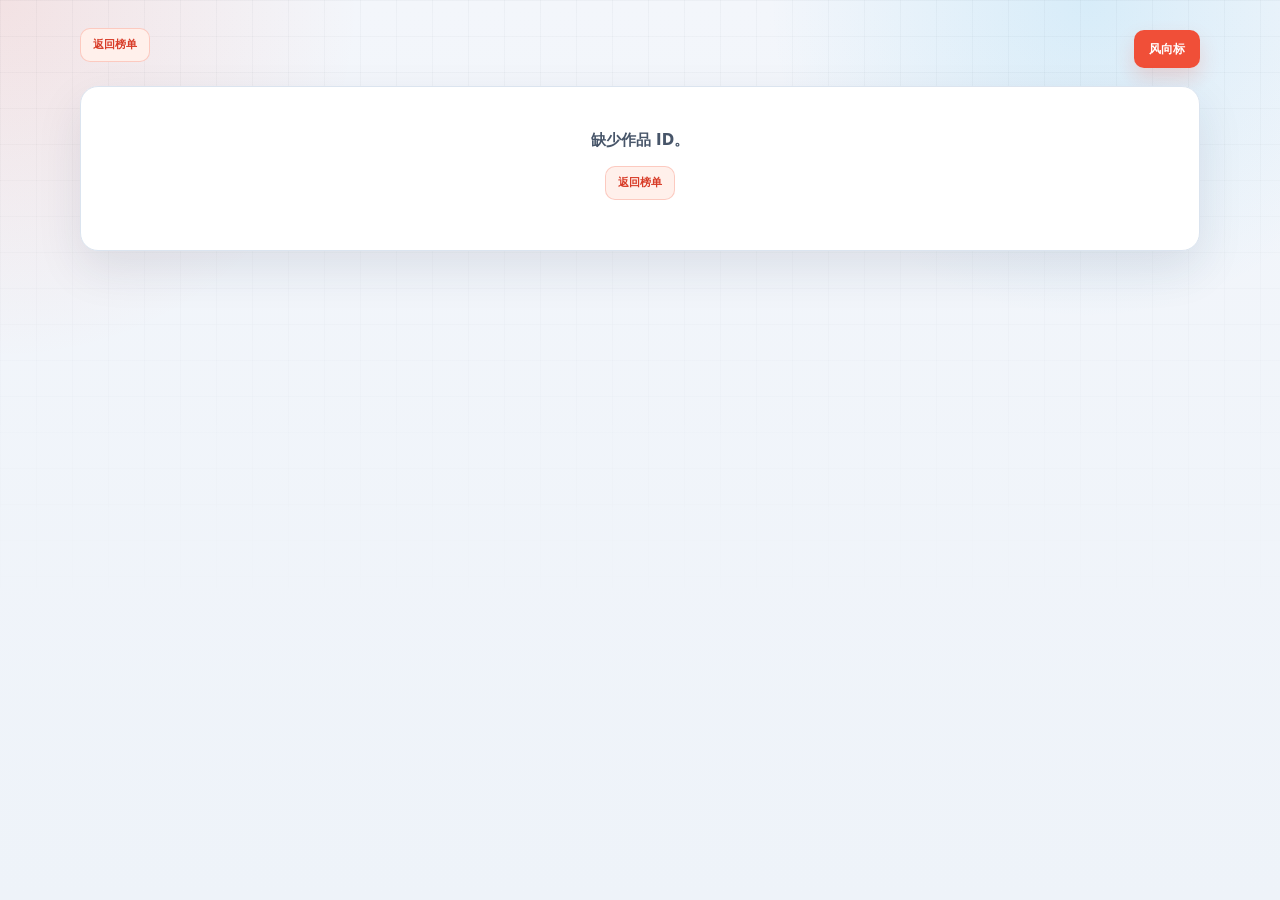
<file: book.html>
<!DOCTYPE html>
<html lang="zh-CN">
<head>
    <meta charset="UTF-8">
    <meta name="viewport" content="width=device-width, initial-scale=1.0">
    <title>作品详情 · 番茄小说新书榜</title>
    <link rel="stylesheet" href="css/style.css">
    <meta name="description" content="番茄小说作品详情、在读趋势与历史上榜记录">
</head>
<body class="book-page">
    <main class="book-shell">
        <header class="book-topbar">
            <a href="index.html" class="back-link">返回榜单</a>
            <a href="trend.html" class="trend-link-btn">风向标</a>
        </header>

        <section id="book-detail" class="book-detail-page">
            <div class="book-loading">正在读取作品详情...</div>
        </section>
    </main>

    <script src="js/book.js"></script>
</body>
</html>
</file>
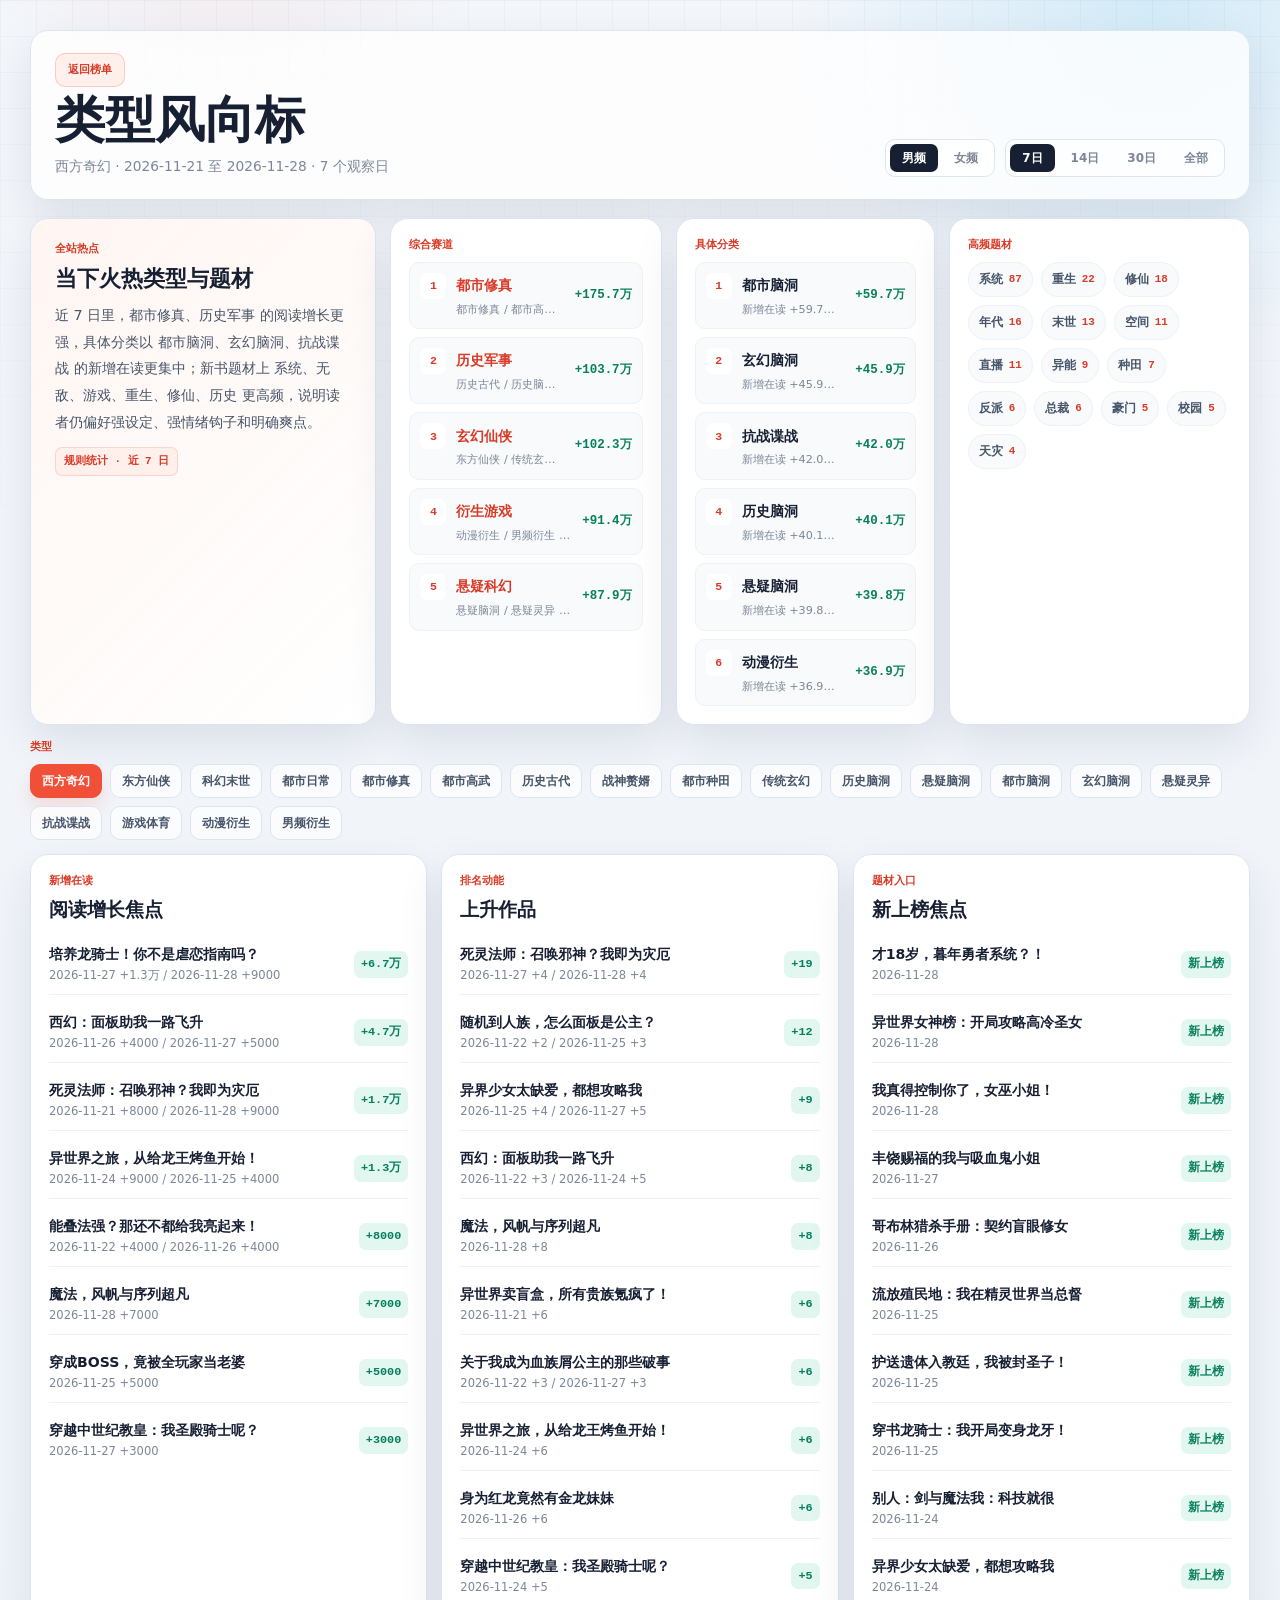
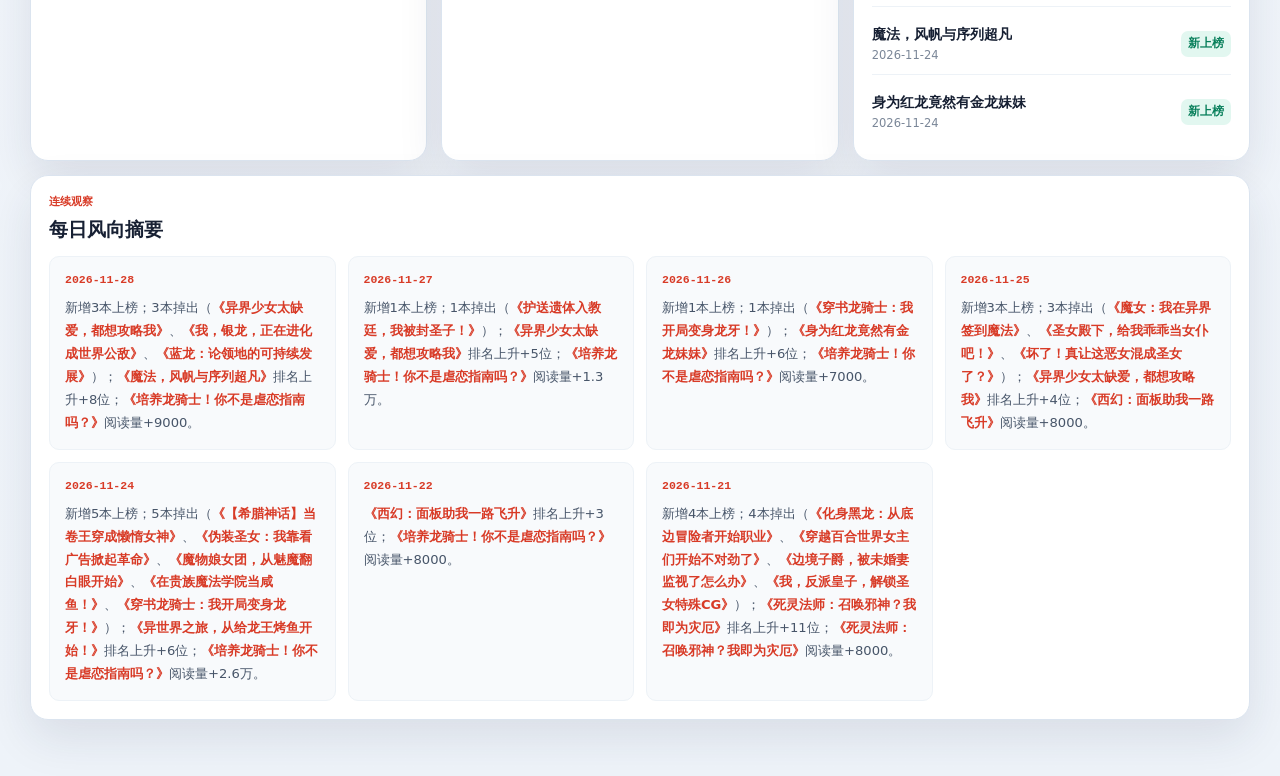
<file: trend.html>
<!DOCTYPE html>
<html lang="zh-CN">
<head>
    <meta charset="UTF-8">
    <meta name="viewport" content="width=device-width, initial-scale=1.0">
    <title>类型风向标 · 番茄小说新书榜趋势分析</title>
    <link rel="stylesheet" href="css/style.css">
    <meta name="description" content="按类型聚合番茄小说男女频新书榜多日趋势，观察题材风向、上榜波动和阅读增长。">
</head>
<body class="trend-page">
    <div class="trend-shell">
        <header class="trend-topbar">
            <div>
                <a href="index.html" class="back-link">返回榜单</a>
                <h1>类型风向标</h1>
                <p id="trend-subtitle">加载中...</p>
            </div>
            <div class="trend-controls">
                <div class="channel-switch" id="channel-switch">
                    <button class="channel-btn" data-channel="male">男频</button>
                    <button class="channel-btn" data-channel="female">女频</button>
                </div>
                <div class="trend-range" id="trend-range">
                    <button class="range-btn active" data-days="7">7日</button>
                    <button class="range-btn" data-days="14">14日</button>
                    <button class="range-btn" data-days="30">30日</button>
                    <button class="range-btn" data-days="all">全部</button>
                </div>
            </div>
        </header>

        <main>
            <section class="market-board">
                <article class="market-summary-card">
                    <span class="panel-kicker">全站热点</span>
                    <h2>当下火热类型与题材</h2>
                    <p id="market-summary">正在读取最新榜单和近期趋势。</p>
                    <small id="market-source" class="market-source">统计中</small>
                </article>
                <article class="market-card">
                    <span class="panel-kicker">综合赛道</span>
                    <div id="hot-genre-list" class="hot-list"></div>
                </article>
                <article class="market-card">
                    <span class="panel-kicker">具体分类</span>
                    <div id="hot-type-list" class="hot-list"></div>
                </article>
                <article class="market-card">
                    <span class="panel-kicker">高频题材</span>
                    <div id="hot-theme-list" class="theme-cloud"></div>
                </article>
            </section>

            <section class="type-filter-panel">
                <span class="panel-kicker">类型</span>
                <div id="trend-category-buttons" class="trend-category-buttons"></div>
            </section>

            <section class="trend-grid">
                <article class="trend-block">
                    <span class="panel-kicker">新增在读</span>
                    <h2>阅读增长焦点</h2>
                    <div id="reads-list" class="compact-list"></div>
                </article>

                <article class="trend-block">
                    <span class="panel-kicker">排名动能</span>
                    <h2>上升作品</h2>
                    <div id="risers-list" class="compact-list"></div>
                </article>

                <article class="trend-block">
                    <span class="panel-kicker">题材入口</span>
                    <h2>新上榜焦点</h2>
                    <div id="new-books-list" class="compact-list"></div>
                </article>

                <article class="trend-block trend-block-wide">
                    <span class="panel-kicker">连续观察</span>
                    <h2>每日风向摘要</h2>
                    <div id="summary-feed" class="summary-feed"></div>
                </article>
            </section>
        </main>
    </div>

    <script src="js/trend.js"></script>
</body>
</html>
</file>
<file: css/style.css>
/* ============================================================
   Fanqie Rank Tracker - Tomato Signal Dashboard
   Based on Open Design "dashboard": compact cards, cool surfaces,
   status-first information design. Adapted with Fanqie tomato red
   and readable Chinese data typography.
   ============================================================ */

:root {
    --bg: #f3f6fb;
    --bg-strong: #e8eef7;
    --surface: #ffffff;
    --surface-soft: #f8fafc;
    --surface-tint: #fff4f0;
    --surface-cool: #eef6ff;
    --panel: rgba(255, 255, 255, 0.86);
    --panel-solid: #ffffff;
    --border: #dbe4ef;
    --border-soft: #edf2f7;
    --border-strong: #c8d4e3;

    --text-primary: #172033;
    --text-secondary: #475569;
    --text-muted: #7b8798;
    --text-faint: #a8b3c3;

    --accent: #f04f38;
    --accent-strong: #d83b27;
    --accent-soft: rgba(240, 79, 56, 0.1);
    --accent-wash: #fff0eb;
    --accent-on: #ffffff;

    --info: #0ea5e9;
    --info-soft: rgba(14, 165, 233, 0.1);
    --green: #10b981;
    --green-soft: rgba(16, 185, 129, 0.12);
    --red: #ef4444;
    --red-soft: rgba(239, 68, 68, 0.1);
    --amber: #f59e0b;
    --amber-soft: rgba(245, 158, 11, 0.13);
    --purple: #7c3aed;

    --shadow-card: 0 18px 46px rgba(25, 39, 64, 0.1);
    --shadow-hover: 0 22px 54px rgba(25, 39, 64, 0.16);
    --ring: 0 0 0 4px rgba(240, 79, 56, 0.14);

    --radius-xl: 18px;
    --radius-lg: 14px;
    --radius-md: 10px;
    --radius-sm: 7px;
    --radius-pill: 999px;

    --sidebar-w: 282px;
    --font-display: Inter, "PingFang SC", "Microsoft YaHei", system-ui, sans-serif;
    --font-body: Inter, "PingFang SC", "Microsoft YaHei", system-ui, sans-serif;
    --font-mono: "IBM Plex Mono", "SFMono-Regular", Consolas, ui-monospace, monospace;
}

* {
    box-sizing: border-box;
    margin: 0;
    padding: 0;
}

html {
    color-scheme: light;
}

body {
    min-height: 100vh;
    background:
        radial-gradient(circle at top left, rgba(240, 79, 56, 0.12), transparent 360px),
        radial-gradient(circle at 85% 0, rgba(14, 165, 233, 0.12), transparent 320px),
        linear-gradient(180deg, var(--bg) 0%, #eef3f9 100%);
    color: var(--text-primary);
    font-family: var(--font-body);
    font-size: 15px;
    line-height: 1.55;
    overflow-x: hidden;
    -webkit-font-smoothing: antialiased;
    text-rendering: optimizeLegibility;
}

body::before {
    content: "";
    position: fixed;
    inset: 0;
    pointer-events: none;
    background-image:
        linear-gradient(rgba(23, 32, 51, 0.035) 1px, transparent 1px),
        linear-gradient(90deg, rgba(23, 32, 51, 0.035) 1px, transparent 1px);
    background-size: 36px 36px;
    mask-image: linear-gradient(180deg, rgba(0, 0, 0, 0.85), transparent 70%);
    z-index: -1;
}

button,
select,
input {
    font: inherit;
}

button,
a,
select {
    -webkit-tap-highlight-color: transparent;
}

button:focus-visible,
a:focus-visible,
select:focus-visible,
input:focus-visible {
    outline: none;
    box-shadow: var(--ring);
}

::selection {
    background: rgba(240, 79, 56, 0.2);
    color: var(--text-primary);
}

::-webkit-scrollbar {
    width: 10px;
    height: 10px;
}

::-webkit-scrollbar-track {
    background: transparent;
}

::-webkit-scrollbar-thumb {
    background: #cbd6e4;
    border: 3px solid transparent;
    border-radius: var(--radius-pill);
    background-clip: content-box;
}

::-webkit-scrollbar-thumb:hover {
    background: #aebbd0;
    border: 3px solid transparent;
    background-clip: content-box;
}

.app-container {
    display: flex;
    min-height: 100vh;
}

/* ===== Sidebar ===== */
.sidebar {
    width: var(--sidebar-w);
    flex-shrink: 0;
    position: sticky;
    top: 0;
    z-index: 100;
    height: 100vh;
    padding: 24px 14px;
    overflow-y: auto;
    background: rgba(255, 255, 255, 0.78);
    border-right: 1px solid var(--border);
    backdrop-filter: blur(18px);
    -webkit-backdrop-filter: blur(18px);
    transition: transform 0.22s cubic-bezier(0.2, 0, 0, 1);
}

.sidebar-header {
    margin-bottom: 22px;
    padding: 14px 12px 18px;
    border-bottom: 1px solid var(--border-soft);
}

.sidebar-header h1 {
    position: relative;
    padding-left: 18px;
    color: var(--text-primary);
    font-family: var(--font-display);
    font-size: 1.2rem;
    font-weight: 760;
    line-height: 1.2;
}

.sidebar-header h1::before {
    content: "";
    position: absolute;
    left: 0;
    top: 0.18em;
    width: 8px;
    height: 1.05em;
    border-radius: var(--radius-pill);
    background: linear-gradient(180deg, var(--accent), var(--info));
}

.sidebar-subtitle {
    margin-top: 7px;
    color: var(--text-secondary);
    font-size: 0.78rem;
    font-weight: 650;
}

.update-date {
    display: inline-flex;
    margin-top: 10px;
    padding: 5px 8px;
    border: 1px solid var(--border);
    border-radius: var(--radius-sm);
    background: var(--surface-soft);
    color: var(--text-muted);
    font-family: var(--font-mono);
    font-size: 0.68rem;
    font-weight: 650;
}

.category-nav ul {
    list-style: none;
}

.category-nav li {
    min-height: 38px;
    margin-bottom: 4px;
    padding: 9px 10px;
    border: 1px solid transparent;
    border-radius: var(--radius-md);
    color: var(--text-secondary);
    cursor: pointer;
    display: flex;
    align-items: center;
    justify-content: space-between;
    gap: 8px;
    font-size: 0.88rem;
    font-weight: 620;
    transition:
        background-color 0.18s ease,
        border-color 0.18s ease,
        color 0.18s ease,
        transform 0.18s ease;
}

.category-nav li:hover {
    background: var(--surface-soft);
    border-color: var(--border);
    color: var(--text-primary);
    transform: translateX(2px);
}

.category-nav li.active {
    background: var(--accent-wash);
    border-color: rgba(240, 79, 56, 0.22);
    color: var(--accent-strong);
}

.cat-badge {
    min-width: 28px;
    padding: 2px 7px;
    border-radius: var(--radius-pill);
    font-family: var(--font-mono);
    font-size: 0.68rem;
    font-weight: 760;
    text-align: center;
}

.cat-badge.new {
    background: var(--green-soft);
    color: #087f5b;
}

/* ===== Main Layout ===== */
.main-content {
    flex: 1;
    min-width: 0;
    padding: 28px 34px 48px;
}

.main-header {
    display: flex;
    align-items: flex-start;
    justify-content: space-between;
    gap: 20px;
    margin-bottom: 20px;
}

.header-left {
    flex-shrink: 0;
    min-width: 0;
}

.main-header h2 {
    color: var(--text-primary);
    font-family: var(--font-display);
    font-size: clamp(1.65rem, 2.4vw, 2.35rem);
    font-weight: 780;
    line-height: 1.08;
    letter-spacing: 0;
}

.main-header h2::after {
    content: "排名追踪 / 趋势信号";
    display: block;
    margin-top: 8px;
    color: var(--text-muted);
    font-family: var(--font-body);
    font-size: 0.78rem;
    font-weight: 650;
}

.header-right {
    display: flex;
    align-items: center;
    justify-content: flex-end;
    flex-wrap: wrap;
    gap: 10px;
}

.github-link-btn,
.trend-link-btn,
.preset-btn,
.date-picker-btn,
.date-nav-btn,
.mobile-menu-btn,
.range-btn,
.category-chip,
.back-link,
.source-link-btn,
.hot-type-row,
.book-copy-btn {
    transition:
        background-color 0.18s ease,
        border-color 0.18s ease,
        color 0.18s ease,
        box-shadow 0.18s ease,
        transform 0.18s ease;
}

.github-link-btn {
    min-height: 36px;
    padding: 8px 12px;
    border: 1px solid var(--border);
    border-radius: var(--radius-md);
    background: var(--surface);
    color: var(--text-primary);
    display: inline-flex;
    align-items: center;
    justify-content: center;
    gap: 7px;
    font-size: 0.78rem;
    font-weight: 760;
    text-decoration: none;
    white-space: nowrap;
}

.github-link-btn svg {
    width: 16px;
    height: 16px;
    fill: currentColor;
    flex: 0 0 auto;
}

.github-link-btn:hover {
    border-color: var(--text-primary);
    background: var(--text-primary);
    color: #ffffff;
    transform: translateY(-1px);
}

.trend-link-btn {
    min-height: 36px;
    padding: 8px 14px;
    border: 1px solid rgba(240, 79, 56, 0.24);
    border-radius: var(--radius-md);
    background: var(--accent);
    color: var(--accent-on);
    display: inline-flex;
    align-items: center;
    justify-content: center;
    font-size: 0.78rem;
    font-weight: 760;
    text-decoration: none;
    white-space: nowrap;
    box-shadow: 0 10px 20px rgba(240, 79, 56, 0.18);
}

.trend-link-btn:hover {
    background: var(--accent-strong);
    transform: translateY(-1px);
}

.date-presets,
.trend-range,
.channel-switch {
    display: inline-flex;
    gap: 4px;
    padding: 4px;
    border: 1px solid var(--border);
    border-radius: var(--radius-md);
    background: rgba(255, 255, 255, 0.7);
}

.preset-btn,
.range-btn,
.channel-btn {
    height: 28px;
    padding: 0 12px;
    border: 0;
    border-radius: var(--radius-sm);
    background: transparent;
    color: var(--text-muted);
    cursor: pointer;
    font-size: 0.75rem;
    font-weight: 720;
    white-space: nowrap;
}

.preset-btn:hover,
.range-btn:hover,
.channel-btn:hover {
    background: var(--surface-soft);
    color: var(--text-primary);
}

.preset-btn.active,
.range-btn.active,
.channel-btn.active {
    background: var(--text-primary);
    color: #ffffff;
}

.date-picker-wrap {
    display: inline-flex;
    align-items: center;
    gap: 5px;
    position: relative;
}

.date-picker-btn {
    min-height: 36px;
    padding: 8px 12px;
    border: 1px solid var(--border);
    border-radius: var(--radius-md);
    background: var(--surface);
    color: var(--text-secondary);
    cursor: pointer;
    display: inline-flex;
    align-items: center;
    gap: 7px;
    font-family: var(--font-mono);
    font-size: 0.76rem;
    font-weight: 650;
    white-space: nowrap;
}

.date-picker-btn:hover {
    border-color: rgba(240, 79, 56, 0.28);
    color: var(--accent-strong);
}

.date-picker-btn .date-icon {
    color: var(--accent);
    font-size: 0.76rem;
}

.date-nav-btn {
    width: 34px;
    height: 34px;
    border: 1px solid var(--border);
    border-radius: var(--radius-md);
    background: var(--surface);
    color: var(--text-muted);
    cursor: pointer;
    display: inline-flex;
    align-items: center;
    justify-content: center;
    font-size: 0.68rem;
}

.date-nav-btn:hover:not(:disabled) {
    border-color: var(--accent);
    color: var(--accent-strong);
    transform: translateY(-1px);
}

.date-nav-btn:disabled {
    opacity: 0.42;
    cursor: not-allowed;
}

.date-picker-btn.is-historical {
    background: var(--accent-wash);
    border-color: rgba(240, 79, 56, 0.28);
    color: var(--accent-strong);
}

.date-input-hidden {
    position: absolute;
    top: 100%;
    right: 0;
    width: 0;
    height: 0;
    border: 0;
    opacity: 0;
    pointer-events: none;
}

.mobile-menu-btn {
    display: none;
    width: 38px;
    height: 38px;
    border: 1px solid var(--border);
    border-radius: var(--radius-md);
    background: var(--surface);
    color: var(--text-primary);
    cursor: pointer;
    font-size: 1rem;
}

.mobile-menu-btn:hover {
    border-color: var(--accent);
    color: var(--accent);
}

/* ===== Trend Panel ===== */
.trend-panel {
    display: grid;
    grid-template-columns: 1fr;
    margin-bottom: 20px;
}

.trend-ai {
    position: relative;
    min-height: 160px;
    padding: 22px 24px 24px;
    border: 1px solid rgba(240, 79, 56, 0.18);
    border-radius: var(--radius-xl);
    background:
        linear-gradient(135deg, rgba(255, 244, 240, 0.9), rgba(255, 255, 255, 0.96)),
        var(--surface);
    box-shadow: var(--shadow-card);
    overflow: hidden;
}

.trend-ai::before {
    content: "";
    position: absolute;
    inset: 0 auto 0 0;
    width: 5px;
    background: linear-gradient(180deg, var(--accent), var(--amber), var(--info));
}

.ai-label,
.panel-kicker,
.back-link {
    color: var(--accent-strong);
    font-family: var(--font-mono);
    font-size: 0.68rem;
    font-weight: 760;
    letter-spacing: 0;
    text-transform: uppercase;
}

.ai-label {
    margin-bottom: 12px;
}

.ai-content {
    color: var(--text-secondary);
    font-size: 0.92rem;
    line-height: 1.85;
    white-space: pre-wrap;
    user-select: text;
}

.ai-content strong,
.summary-item strong {
    padding: 1px 5px;
    border-radius: 4px;
    background: var(--accent-soft);
    color: var(--accent-strong);
    font-weight: 760;
}

.ai-content em {
    color: #087f5b;
    font-style: normal;
    font-weight: 720;
}

.ai-content .cursor {
    display: inline-block;
    width: 2px;
    height: 1.05em;
    margin-left: 2px;
    background: var(--accent);
    vertical-align: text-bottom;
    animation: blink 0.8s steps(1) infinite;
}

@keyframes blink {
    0%, 100% { opacity: 1; }
    50% { opacity: 0; }
}

.ai-loading,
.muted-line {
    color: var(--text-muted);
    font-size: 0.86rem;
}

/* ===== Book Grid ===== */
.books-waterfall {
    display: grid;
    grid-template-columns: repeat(auto-fill, minmax(292px, 1fr));
    gap: 16px;
    align-items: start;
}

.book-card {
    position: relative;
    display: grid;
    grid-template-columns: 98px minmax(0, 1fr);
    min-height: 188px;
    overflow: hidden;
    border: 1px solid var(--border);
    border-radius: var(--radius-xl);
    background: var(--surface);
    color: inherit;
    text-decoration: none;
    box-shadow: var(--shadow-card);
    user-select: text;
    -webkit-user-select: text;
    transition:
        border-color 0.2s ease,
        box-shadow 0.2s ease,
        transform 0.2s ease;
}

.book-card:hover {
    border-color: rgba(240, 79, 56, 0.3);
    box-shadow: var(--shadow-hover);
    transform: translateY(-3px);
}

.book-cover {
    min-height: 188px;
    background:
        linear-gradient(135deg, rgba(240, 79, 56, 0.18), rgba(14, 165, 233, 0.12)),
        var(--surface-cool);
    overflow: hidden;
    position: relative;
}

.book-cover img {
    width: 100%;
    height: 100%;
    min-height: 188px;
    object-fit: cover;
    display: block;
    transition: transform 0.5s ease;
}

.book-card:hover .book-cover img {
    transform: scale(1.04);
}

.no-cover {
    height: 100%;
    min-height: 188px;
    padding: 12px;
    color: var(--text-muted);
    display: flex;
    align-items: center;
    justify-content: center;
    font-size: 0.78rem;
    text-align: center;
}

.book-info {
    min-width: 0;
    padding: 14px 14px 13px;
    display: flex;
    flex-direction: column;
    gap: 8px;
}

.book-title {
    color: var(--text-primary);
    display: -webkit-box;
    overflow: hidden;
    font-family: var(--font-display);
    font-size: 0.98rem;
    font-weight: 760;
    letter-spacing: 0;
    line-height: 1.45;
    -webkit-box-orient: vertical;
    -webkit-line-clamp: 2;
}

.book-meta {
    display: flex;
    align-items: center;
    justify-content: space-between;
    gap: 8px;
    color: var(--text-muted);
    font-size: 0.75rem;
}

.book-author {
    min-width: 0;
    overflow: hidden;
    color: var(--text-secondary);
    font-weight: 650;
    text-overflow: ellipsis;
    white-space: nowrap;
}

.book-reads {
    flex-shrink: 0;
    padding: 3px 7px;
    border: 1px solid rgba(240, 79, 56, 0.18);
    border-radius: var(--radius-pill);
    background: var(--accent-wash);
    color: var(--accent-strong);
    font-family: var(--font-mono);
    font-size: 0.68rem;
    font-weight: 700;
}

.book-intro {
    color: var(--text-muted);
    display: -webkit-box;
    overflow: hidden;
    font-size: 0.78rem;
    line-height: 1.65;
    -webkit-box-orient: vertical;
    -webkit-line-clamp: 3;
}

.book-rank {
    position: absolute;
    left: 10px;
    top: 10px;
    z-index: 10;
    min-width: 32px;
    padding: 4px 8px;
    border: 1px solid rgba(255, 255, 255, 0.42);
    border-radius: var(--radius-md);
    background: rgba(23, 32, 51, 0.78);
    color: #ffffff;
    font-family: var(--font-mono);
    font-size: 0.76rem;
    font-weight: 800;
    text-align: center;
    backdrop-filter: blur(10px);
    -webkit-backdrop-filter: blur(10px);
}

.rank-1 {
    background: linear-gradient(135deg, #ff6a3d, #f59e0b);
    border-color: transparent;
}

.rank-2 {
    background: linear-gradient(135deg, #64748b, #94a3b8);
    border-color: transparent;
}

.rank-3 {
    background: linear-gradient(135deg, #9a6b3d, #d19b61);
    border-color: transparent;
}

.book-change {
    position: absolute;
    right: 10px;
    top: 10px;
    z-index: 10;
    padding: 4px 8px;
    border-radius: var(--radius-md);
    background: rgba(255, 255, 255, 0.86);
    border: 1px solid var(--border);
    font-family: var(--font-mono);
    font-size: 0.68rem;
    font-weight: 800;
    backdrop-filter: blur(10px);
    -webkit-backdrop-filter: blur(10px);
}

.book-change.up {
    color: #087f5b;
}

.book-change.down {
    color: #b91c1c;
}

.book-change.new {
    color: #9a5b00;
}

.book-copy-btn {
    width: max-content;
    max-width: 100%;
    margin-top: auto;
    padding: 6px 10px;
    border: 1px solid var(--border);
    border-radius: var(--radius-md);
    background: var(--surface-soft);
    color: var(--text-secondary);
    cursor: pointer;
    font-size: 0.74rem;
    font-weight: 720;
    white-space: nowrap;
}

.book-copy-btn:hover {
    border-color: rgba(240, 79, 56, 0.28);
    background: var(--accent-wash);
    color: var(--accent-strong);
    transform: translateY(-1px);
}

.book-copy-btn.copied {
    border-color: rgba(16, 185, 129, 0.24);
    background: var(--green-soft);
    color: #087f5b;
}

.empty-state {
    grid-column: 1 / -1;
    padding: 56px 20px;
    border: 1px dashed var(--border-strong);
    border-radius: var(--radius-xl);
    background: rgba(255, 255, 255, 0.72);
    color: var(--text-secondary);
    text-align: center;
}

.empty-state p {
    margin-bottom: 6px;
    font-size: 1rem;
    font-weight: 720;
}

.empty-state .empty-hint {
    color: var(--text-muted);
    font-size: 0.84rem;
    font-weight: 500;
}

/* ===== Book Detail Page ===== */
.book-page {
    min-height: 100vh;
}

.book-shell {
    width: min(1120px, calc(100% - 48px));
    margin: 0 auto;
    padding: 28px 0 56px;
}

.book-topbar {
    margin-bottom: 16px;
    display: flex;
    align-items: center;
    justify-content: space-between;
    gap: 12px;
}

.book-detail-page {
    display: grid;
    gap: 16px;
}

.book-loading,
.book-empty-state {
    padding: 42px 24px;
    border: 1px solid var(--border);
    border-radius: var(--radius-xl);
    background: var(--panel-solid);
    color: var(--text-secondary);
    box-shadow: var(--shadow-card);
    text-align: center;
}

.book-empty-state p {
    margin-bottom: 14px;
    font-weight: 720;
}

.book-detail-hero {
    padding: 22px;
    border: 1px solid var(--border);
    border-radius: var(--radius-xl);
    background:
        linear-gradient(135deg, rgba(255, 244, 240, 0.88), rgba(255, 255, 255, 0.95)),
        var(--surface);
    box-shadow: var(--shadow-card);
    display: grid;
    grid-template-columns: 180px minmax(0, 1fr);
    gap: 22px;
}

.detail-cover {
    min-height: 256px;
    overflow: hidden;
    border-radius: var(--radius-lg);
    background:
        linear-gradient(135deg, rgba(240, 79, 56, 0.18), rgba(14, 165, 233, 0.12)),
        var(--surface-cool);
}

.detail-cover img {
    width: 100%;
    height: 100%;
    min-height: 256px;
    object-fit: cover;
    display: block;
}

.detail-main {
    min-width: 0;
    display: flex;
    flex-direction: column;
    align-items: flex-start;
}

.detail-main h1 {
    margin-bottom: 8px;
    color: var(--text-primary);
    font-family: var(--font-display);
    font-size: clamp(1.7rem, 3vw, 2.6rem);
    font-weight: 800;
    line-height: 1.12;
}

.detail-author {
    color: var(--text-secondary);
    font-size: 0.9rem;
    font-weight: 650;
}

.detail-stats {
    width: 100%;
    margin: 18px 0;
    display: grid;
    grid-template-columns: repeat(3, minmax(0, 1fr));
    gap: 10px;
}

.detail-stats span {
    min-width: 0;
    padding: 12px;
    border: 1px solid var(--border-soft);
    border-radius: var(--radius-md);
    background: rgba(255, 255, 255, 0.7);
}

.detail-stats strong,
.detail-stats small {
    display: block;
}

.detail-stats strong {
    color: var(--accent-strong);
    font-family: var(--font-mono);
    font-size: 1rem;
    font-weight: 800;
}

.detail-stats small {
    margin-top: 4px;
    color: var(--text-muted);
    font-size: 0.72rem;
    font-weight: 700;
}

.detail-intro {
    color: var(--text-secondary);
    font-size: 0.92rem;
    line-height: 1.9;
}

.source-link-btn {
    min-height: 38px;
    padding: 9px 14px;
    border: 1px solid rgba(240, 79, 56, 0.24);
    border-radius: var(--radius-md);
    background: var(--accent);
    color: var(--accent-on);
    display: inline-flex;
    align-items: center;
    justify-content: center;
    font-size: 0.82rem;
    font-weight: 760;
    text-decoration: none;
    white-space: nowrap;
    box-shadow: 0 10px 20px rgba(240, 79, 56, 0.18);
}

.detail-actions {
    margin-top: 18px;
    display: flex;
    flex-wrap: wrap;
    gap: 10px;
}

.detail-actions .book-copy-btn {
    min-height: 38px;
    margin-top: 0;
}

.source-link-btn:hover {
    background: var(--accent-strong);
    transform: translateY(-1px);
}

.book-detail-grid {
    display: grid;
    grid-template-columns: minmax(0, 1.4fr) minmax(280px, 0.8fr);
    gap: 16px;
}

.detail-panel {
    padding: 18px;
    border: 1px solid var(--border);
    border-radius: var(--radius-xl);
    background: var(--panel-solid);
    box-shadow: var(--shadow-card);
}

.detail-panel h2 {
    margin-bottom: 14px;
    color: var(--text-primary);
    font-size: 1.18rem;
    font-weight: 760;
}

.reads-chart-wrap {
    width: 100%;
    overflow-x: auto;
}

.reads-chart-frame {
    position: relative;
    min-width: 620px;
}

.reads-chart {
    display: block;
    width: 100%;
    height: auto;
}

.chart-grid {
    stroke: rgba(219, 228, 239, 0.72);
    stroke-width: 1;
}

.chart-axis-base {
    stroke: var(--border-strong);
    stroke-width: 1;
}

.chart-axis-label,
.chart-date-label {
    fill: var(--text-muted);
    font-family: var(--font-mono);
    font-size: 0.68rem;
    font-weight: 650;
}

.reads-line {
    fill: none;
    stroke: var(--accent);
    stroke-width: 2.4;
    stroke-linecap: round;
    stroke-linejoin: round;
}

.chart-hover-line {
    opacity: 0;
    stroke: var(--border-strong);
    stroke-dasharray: 4 4;
    stroke-width: 1;
}

.chart-hover-line.show {
    opacity: 1;
}

.reads-hover-point {
    opacity: 0;
    fill: var(--accent);
    stroke: #ffffff;
    stroke-width: 2.4;
}

.reads-hover-point.show {
    opacity: 1;
}

.chart-hit-area {
    fill: transparent;
    cursor: crosshair;
    pointer-events: all;
}

.reads-tooltip {
    position: absolute;
    z-index: 5;
    min-width: 178px;
    padding: 14px 16px;
    border: 1px solid var(--border-soft);
    border-radius: var(--radius-sm);
    background: var(--surface);
    box-shadow: var(--shadow-card);
    color: var(--text-secondary);
    pointer-events: none;
}

.reads-tooltip time {
    display: block;
    margin-bottom: 10px;
    padding-bottom: 10px;
    border-bottom: 1px solid var(--border-soft);
    color: var(--text-muted);
    font-family: var(--font-mono);
    font-size: 0.74rem;
    font-weight: 650;
}

.reads-tooltip div {
    display: grid;
    grid-template-columns: auto 1fr auto;
    align-items: center;
    gap: 8px;
    font-size: 0.8rem;
}

.reads-tooltip i {
    width: 7px;
    height: 7px;
    border-radius: var(--radius-pill);
    background: var(--accent);
}

.reads-tooltip strong {
    color: var(--text-primary);
    font-family: var(--font-mono);
    font-size: 0.78rem;
    font-weight: 800;
}

.book-history-list {
    display: flex;
    flex-direction: column;
}

.book-history-row {
    padding: 10px 0;
    border-bottom: 1px solid var(--border-soft);
    display: grid;
    grid-template-columns: minmax(76px, auto) minmax(0, 1fr) auto;
    align-items: center;
    gap: 10px;
}

.book-history-row:last-child {
    border-bottom: 0;
}

.book-history-row time {
    color: var(--accent-strong);
    font-family: var(--font-mono);
    font-size: 0.72rem;
    font-weight: 760;
}

.book-history-row strong {
    min-width: 0;
    overflow: hidden;
    color: var(--text-primary);
    font-size: 0.82rem;
    font-weight: 720;
    text-overflow: ellipsis;
    white-space: nowrap;
}

.book-history-row span {
    color: #087f5b;
    font-family: var(--font-mono);
    font-size: 0.74rem;
    font-weight: 800;
}

.copy-toast {
    position: fixed;
    left: 50%;
    bottom: 28px;
    z-index: 9999;
    padding: 10px 18px;
    border: 1px solid rgba(16, 185, 129, 0.22);
    border-radius: var(--radius-pill);
    background: rgba(255, 255, 255, 0.92);
    box-shadow: var(--shadow-card);
    color: #087f5b;
    font-size: 0.8rem;
    font-weight: 720;
    opacity: 0;
    pointer-events: none;
    transform: translateX(-50%) translateY(16px);
    transition: all 0.22s ease;
}

.copy-toast.show {
    opacity: 1;
    transform: translateX(-50%) translateY(0);
}

/* ===== Trend Analysis Page ===== */
.trend-page {
    background:
        radial-gradient(circle at 18% -10%, rgba(240, 79, 56, 0.14), transparent 340px),
        radial-gradient(circle at 90% 0, rgba(14, 165, 233, 0.14), transparent 360px),
        linear-gradient(180deg, #f3f6fb 0%, #eef3f9 100%);
}

.trend-shell {
    width: min(1220px, calc(100% - 48px));
    margin: 0 auto;
    padding: 30px 0 56px;
}

.trend-topbar {
    margin-bottom: 18px;
    padding: 22px 24px;
    border: 1px solid var(--border);
    border-radius: var(--radius-xl);
    background: rgba(255, 255, 255, 0.78);
    box-shadow: var(--shadow-card);
    display: flex;
    align-items: flex-end;
    justify-content: space-between;
    gap: 22px;
}

.back-link {
    display: inline-flex;
    align-items: center;
    justify-content: center;
    margin-bottom: 8px;
    min-height: 34px;
    padding: 7px 12px;
    border: 1px solid rgba(240, 79, 56, 0.24);
    border-radius: var(--radius-md);
    background: var(--accent-wash);
    color: var(--accent-strong);
    text-decoration: none;
    font-family: var(--font-body);
    text-transform: none;
}

.back-link:hover {
    background: var(--accent);
    color: var(--accent-on);
    transform: translateY(-1px);
}

.trend-topbar h1 {
    color: var(--text-primary);
    font-family: var(--font-display);
    font-size: clamp(2rem, 4vw, 3.1rem);
    font-weight: 780;
    line-height: 1.02;
}

.trend-topbar p {
    margin-top: 10px;
    color: var(--text-muted);
    font-size: 0.86rem;
}

.trend-controls {
    display: flex;
    align-items: center;
    justify-content: flex-end;
    flex-wrap: wrap;
    gap: 10px;
}

.market-board,
.trend-grid {
    display: grid;
    gap: 14px;
}

.market-board {
    grid-template-columns: minmax(320px, 1.15fr) minmax(230px, 0.9fr) minmax(220px, 0.86fr) minmax(260px, 1fr);
    margin-bottom: 14px;
}

.type-filter-panel {
    margin-bottom: 14px;
}

.trend-category-buttons {
    display: flex;
    flex-wrap: wrap;
    gap: 8px;
}

.category-chip {
    min-height: 34px;
    padding: 7px 11px;
    border: 1px solid var(--border);
    border-radius: var(--radius-md);
    background: rgba(255, 255, 255, 0.72);
    color: var(--text-secondary);
    cursor: pointer;
    font-size: 0.78rem;
    font-weight: 720;
    line-height: 1;
    white-space: nowrap;
}

.category-chip:hover {
    border-color: rgba(240, 79, 56, 0.28);
    background: var(--accent-wash);
    color: var(--accent-strong);
    transform: translateY(-1px);
}

.category-chip.active {
    border-color: var(--accent);
    background: var(--accent);
    color: var(--accent-on);
    box-shadow: 0 10px 20px rgba(240, 79, 56, 0.16);
}

.trend-grid {
    grid-template-columns: repeat(3, minmax(0, 1fr));
}

.market-summary-card,
.market-card,
.trend-block {
    border: 1px solid var(--border);
    border-radius: var(--radius-xl);
    background: var(--panel-solid);
    box-shadow: var(--shadow-card);
}

.market-summary-card {
    padding: 22px 24px;
    background:
        linear-gradient(135deg, rgba(255, 244, 240, 0.88), rgba(255, 255, 255, 0.95)),
        var(--surface);
}

.market-summary-card h2 {
    margin-bottom: 10px;
    color: var(--text-primary);
    font-size: 1.35rem;
    font-weight: 760;
    line-height: 1.22;
}

.market-summary-card p {
    color: var(--text-secondary);
    font-size: 0.9rem;
    line-height: 1.85;
}

.market-source {
    display: inline-flex;
    margin-top: 12px;
    padding: 5px 8px;
    border: 1px solid rgba(240, 79, 56, 0.18);
    border-radius: var(--radius-sm);
    background: var(--accent-wash);
    color: var(--accent-strong);
    font-family: var(--font-mono);
    font-size: 0.68rem;
    font-weight: 760;
}

.market-card,
.trend-block {
    padding: 18px;
}

.panel-kicker {
    display: block;
    margin-bottom: 8px;
}

.hot-list,
.compact-list {
    display: flex;
    flex-direction: column;
    gap: 8px;
}

.hot-type-row {
    width: 100%;
    padding: 10px;
    border: 1px solid var(--border-soft);
    border-radius: var(--radius-md);
    background: var(--surface-soft);
    color: inherit;
    cursor: pointer;
    display: grid;
    grid-template-columns: 26px minmax(0, 1fr) auto;
    align-items: center;
    column-gap: 10px;
    row-gap: 2px;
    text-align: left;
}

.hot-type-row:not(.hot-type-row-static):hover {
    border-color: rgba(240, 79, 56, 0.24);
    background: var(--accent-wash);
    transform: translateY(-1px);
}

.hot-type-row-static {
    cursor: default;
}

.hot-type-row span {
    width: 26px;
    height: 26px;
    border-radius: var(--radius-sm);
    background: var(--surface);
    color: var(--accent-strong);
    display: inline-flex;
    align-items: center;
    justify-content: center;
    font-family: var(--font-mono);
    font-size: 0.72rem;
    font-weight: 800;
}

.hot-type-row strong {
    min-width: 0;
    overflow: hidden;
    color: var(--text-primary);
    font-size: 0.88rem;
    font-weight: 760;
    text-overflow: ellipsis;
    white-space: nowrap;
}

.hot-type-row small {
    grid-column: 2 / 3;
    min-width: 0;
    overflow: hidden;
    color: var(--text-muted);
    font-size: 0.7rem;
    text-overflow: ellipsis;
    white-space: nowrap;
}

.hot-type-row em {
    grid-column: 3 / 4;
    grid-row: 1 / 3;
    color: #087f5b;
    font-family: var(--font-mono);
    font-size: 0.78rem;
    font-style: normal;
    font-weight: 800;
}

.genre-row strong {
    color: var(--accent-strong);
}

.theme-cloud {
    display: flex;
    align-content: flex-start;
    flex-wrap: wrap;
    gap: 8px;
}

.theme-chip {
    padding: 7px 10px;
    border: 1px solid var(--border-soft);
    border-radius: var(--radius-pill);
    background: var(--surface-soft);
    color: var(--text-secondary);
    display: inline-flex;
    align-items: center;
    gap: 6px;
    font-size: 0.77rem;
    font-weight: 720;
}

.theme-chip small {
    color: var(--accent-strong);
    font-family: var(--font-mono);
    font-size: 0.68rem;
}

.trend-block {
    min-height: 250px;
}

.trend-block-wide {
    grid-column: 1 / -1;
}

.trend-block h2 {
    margin-bottom: 14px;
    color: var(--text-primary);
    font-size: 1.18rem;
    font-weight: 760;
    line-height: 1.25;
}

.compact-row {
    padding: 9px 0;
    border-bottom: 1px solid var(--border-soft);
    display: flex;
    align-items: center;
    justify-content: space-between;
    gap: 12px;
}

.compact-row-link {
    color: inherit;
    text-decoration: none;
}

.compact-row-link:hover strong {
    color: var(--accent-strong);
}

.compact-row:last-child {
    border-bottom: 0;
}

.compact-row strong {
    color: var(--text-primary);
    display: -webkit-box;
    overflow: hidden;
    font-size: 0.88rem;
    font-weight: 720;
    line-height: 1.5;
    -webkit-box-orient: vertical;
    -webkit-line-clamp: 2;
}

.compact-row small {
    display: block;
    margin-top: 2px;
    color: var(--text-muted);
    font-size: 0.72rem;
}

.compact-row span {
    flex-shrink: 0;
    padding: 4px 7px;
    border-radius: var(--radius-sm);
    background: var(--green-soft);
    color: #087f5b;
    font-family: var(--font-mono);
    font-size: 0.74rem;
    font-weight: 800;
}

.summary-feed {
    display: grid;
    grid-template-columns: repeat(auto-fit, minmax(260px, 1fr));
    gap: 12px;
}

.summary-item {
    padding: 14px 15px;
    border: 1px solid var(--border-soft);
    border-radius: var(--radius-md);
    background: var(--surface-soft);
}

.summary-item time {
    display: block;
    margin-bottom: 8px;
    color: var(--accent-strong);
    font-family: var(--font-mono);
    font-size: 0.72rem;
    font-weight: 760;
}

.summary-item div {
    color: var(--text-secondary);
    font-size: 0.82rem;
    line-height: 1.75;
}

.book-mark {
    color: var(--accent-strong);
    font-weight: 760;
}

/* ===== Responsive ===== */
@media (max-width: 1180px) {
    .trend-panel,
    .market-board {
        grid-template-columns: 1fr;
    }

    .trend-grid {
        grid-template-columns: repeat(2, minmax(0, 1fr));
    }
}

@media (max-width: 860px) {
    .sidebar {
        position: fixed;
        left: 0;
        top: 0;
        z-index: 1000;
        width: min(86vw, 300px);
        box-shadow: 18px 0 48px rgba(25, 39, 64, 0.24);
        transform: translateX(-100%);
    }

    .sidebar.open {
        transform: translateX(0);
    }

    .sidebar-overlay {
        position: fixed;
        inset: 0;
        z-index: 999;
        display: none;
        background: rgba(23, 32, 51, 0.34);
        backdrop-filter: blur(3px);
        -webkit-backdrop-filter: blur(3px);
    }

    .sidebar-overlay.show {
        display: block;
    }

    .mobile-menu-btn {
        display: inline-flex;
        align-items: center;
        justify-content: center;
    }

    .main-content {
        padding: 18px 14px 36px;
    }

    .main-header {
        display: grid;
        grid-template-columns: 38px minmax(0, 1fr);
        align-items: flex-start;
        column-gap: 10px;
        row-gap: 12px;
    }

    .trend-topbar {
        align-items: flex-start;
        flex-direction: column;
    }

    .mobile-menu-btn {
        grid-column: 1;
        grid-row: 1;
        margin-top: 2px;
    }

    .header-left {
        grid-column: 2;
        grid-row: 1;
    }

    .header-right {
        grid-column: 1 / -1;
    }

    .header-right,
    .trend-controls {
        width: 100%;
        justify-content: flex-start;
    }

    .books-waterfall,
    .book-detail-grid,
    .trend-grid {
        grid-template-columns: 1fr;
    }

    .trend-shell {
        width: min(100% - 28px, 1220px);
        padding-top: 18px;
    }

    .book-shell {
        width: min(100% - 28px, 1120px);
        padding-top: 18px;
    }

}

@media (max-width: 560px) {
    body::before {
        background-size: 28px 28px;
    }

    .main-header h2 {
        font-size: 1.46rem;
    }

    .header-right {
        gap: 8px;
    }

    .github-link-btn,
    .trend-link-btn,
    .date-picker-btn {
        min-height: 34px;
    }

    .date-presets,
    .date-picker-wrap,
    .trend-range {
        width: 100%;
        min-width: 0;
    }

    .date-presets .preset-btn,
    .trend-range .range-btn {
        flex: 1;
        min-width: 0;
        padding-inline: 6px;
    }

    .date-picker-btn {
        flex: 1;
        justify-content: center;
    }

    .trend-range {
        grid-column: 1 / -1;
        display: grid;
        grid-template-columns: repeat(4, minmax(0, 1fr));
    }

    .trend-shell {
        width: 100%;
        padding-inline: 14px;
    }

    .book-shell {
        width: 100%;
        padding-inline: 14px;
    }

    .book-detail-hero {
        grid-template-columns: 1fr;
        padding: 16px;
    }

    .detail-cover {
        width: min(180px, 100%);
        min-height: 252px;
    }

    .detail-stats {
        grid-template-columns: 1fr;
    }

    .reads-chart-frame {
        min-width: 560px;
    }

    .book-history-row {
        grid-template-columns: 1fr auto;
    }

    .book-history-row time {
        grid-column: 1 / -1;
    }

    .trend-topbar,
    .market-board,
    .trend-grid {
        width: 100%;
        max-width: 100%;
    }

    .market-summary-card,
    .market-card,
    .trend-block {
        min-width: 0;
    }

    .book-card {
        grid-template-columns: 84px minmax(0, 1fr);
        min-height: 170px;
    }

    .book-cover,
    .book-cover img,
    .no-cover {
        min-height: 170px;
    }

    .book-info {
        padding: 12px;
    }

    .book-intro {
        -webkit-line-clamp: 2;
    }

    .trend-ai,
    .trend-topbar,
    .market-summary-card,
    .market-card,
    .trend-block {
        border-radius: var(--radius-lg);
    }
}
</file>
